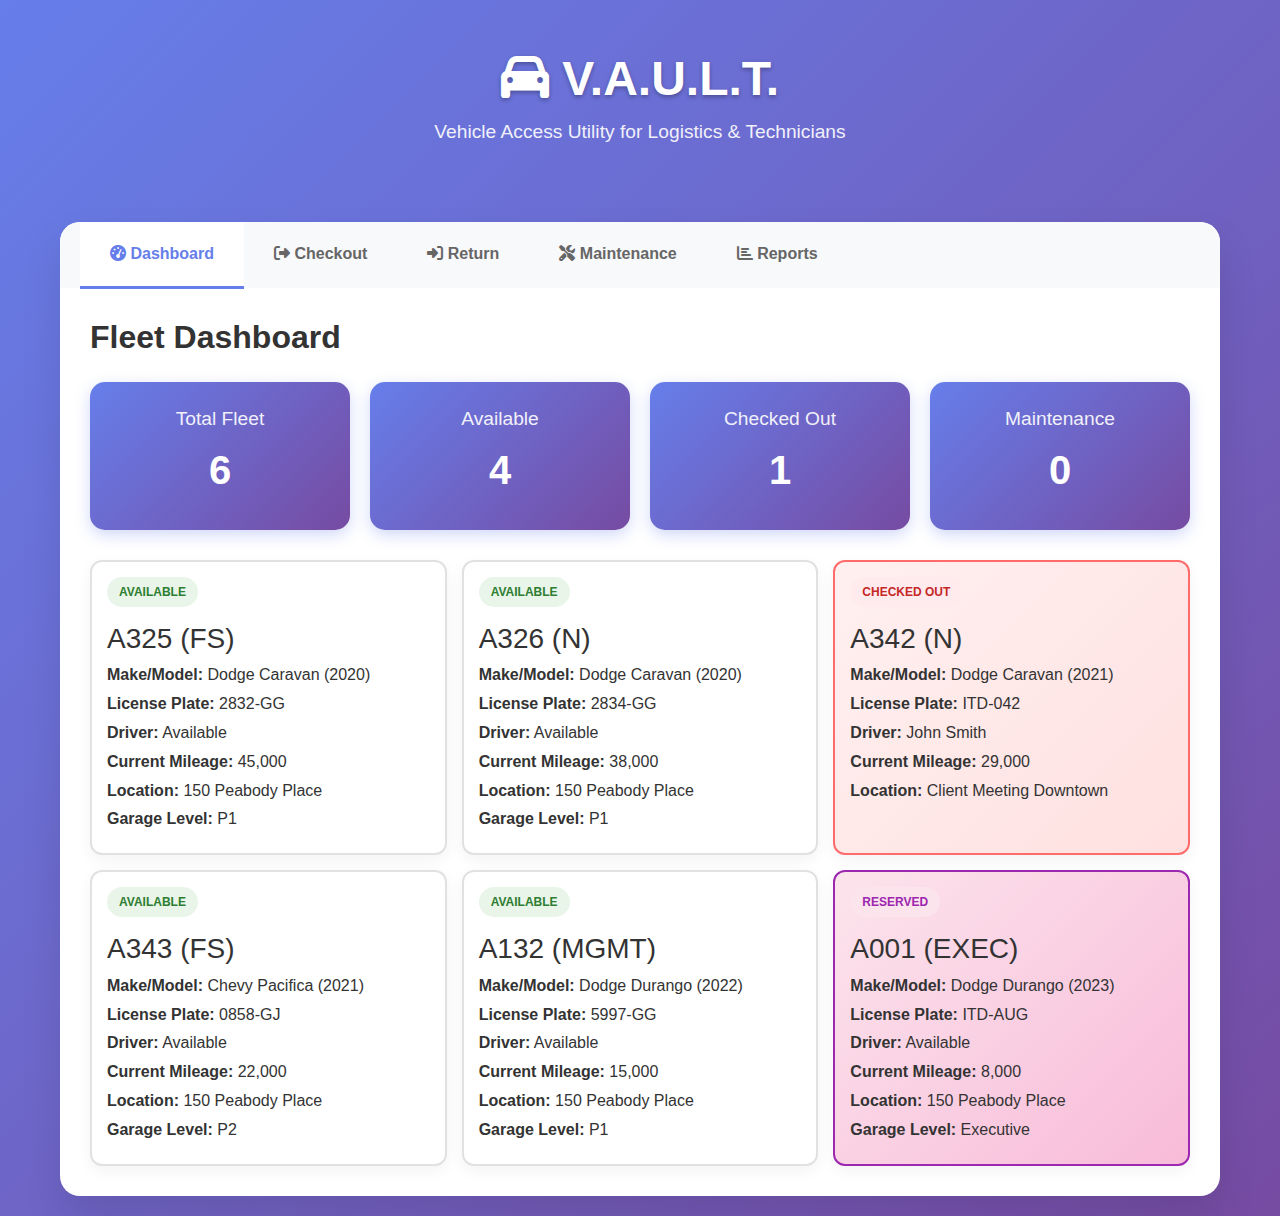
<file: index.html>
<!DOCTYPE html>
<html lang="en">
<head>
    <meta charset="UTF-8">
    <meta name="viewport" content="width=device-width, initial-scale=1.0">
    <title>V.A.U.L.T. - Vehicle Access Utility for Logistics & Technicians</title>
    <link href="https://cdn.jsdelivr.net/npm/bootstrap@5.3.0/dist/css/bootstrap.min.css" rel="stylesheet">
    <link rel="stylesheet" href="https://cdnjs.cloudflare.com/ajax/libs/font-awesome/6.4.0/css/all.min.css">
    <style>
        /* Complete CSS Styles */
        * {
            margin: 0;
            padding: 0;
            box-sizing: border-box;
        }

        body {
            font-family: 'Segoe UI', Tahoma, Geneva, Verdana, sans-serif;
            background: linear-gradient(135deg, #667eea 0%, #764ba2 100%);
            min-height: 100vh;
            color: #333;
        }

        .container {
            max-width: 1200px;
            margin: 0 auto;
            padding: 20px;
        }

        .header {
            text-align: center;
            color: white;
            margin-bottom: 30px;
            padding: 30px 0;
        }

        .header h1 {
            font-size: 3rem;
            font-weight: 700;
            margin-bottom: 10px;
            text-shadow: 0 2px 4px rgba(0, 0, 0, 0.3);
        }

        .header p {
            font-size: 1.2rem;
            opacity: 0.9;
        }

        .main-content {
            background: white;
            border-radius: 20px;
            box-shadow: 0 20px 40px rgba(0, 0, 0, 0.1);
            overflow: hidden;
        }

        .nav-tabs {
            background: #f8f9fa;
            border-bottom: none;
            padding: 0 20px;
        }

        .nav-tabs .nav-link {
            border: none;
            color: #666;
            font-weight: 600;
            padding: 20px 30px;
            border-radius: 0;
            transition: all 0.3s ease;
        }

        .nav-tabs .nav-link:hover {
            border-color: transparent;
            color: #667eea;
        }

        .nav-tabs .nav-link.active {
            background: white;
            color: #667eea;
            border-bottom: 3px solid #667eea;
        }

        .tab-content {
            padding: 30px;
            display: none;
        }

        .tab-content.active {
            display: block;
        }

        .tab-content h2 {
            color: #333;
            margin-bottom: 25px;
            font-weight: 600;
        }

        .fleet-stats {
            display: grid;
            grid-template-columns: repeat(auto-fit, minmax(250px, 1fr));
            gap: 20px;
            margin-bottom: 30px;
        }

        .stat-card {
            background: linear-gradient(135deg, #667eea 0%, #764ba2 100%);
            color: white;
            padding: 25px;
            border-radius: 15px;
            text-align: center;
            box-shadow: 0 5px 15px rgba(102, 126, 234, 0.3);
        }

        .stat-card h3 {
            font-size: 1.2rem;
            margin-bottom: 10px;
            opacity: 0.9;
        }

        .stat-card .stat-number {
            font-size: 2.5rem;
            font-weight: 700;
            margin-bottom: 5px;
        }

        .vehicle-dashboard {
            display: grid;
            grid-template-columns: repeat(auto-fill, minmax(280px, 1fr));
            gap: 15px;
            margin-top: 25px;
        }

        .vehicle-card {
            background: white;
            border: 2px solid #e1e1e1;
            border-radius: 12px;
            padding: 15px;
            box-shadow: 0 5px 15px rgba(0, 0, 0, 0.05);
            transition: all 0.3s ease;
        }

        .vehicle-card:hover {
            transform: translateY(-5px);
            box-shadow: 0 10px 25px rgba(0, 0, 0, 0.1);
            border-color: #667eea;
        }

        .vehicle-card.checked-out {
            border-color: #ff6b6b;
            background: linear-gradient(135deg, #fff0f0 0%, #ffe0e0 100%);
        }

        .vehicle-card.maintenance {
            border-color: #ffa500;
            background: linear-gradient(135deg, #fff8e1 0%, #ffecb3 100%);
        }

        .vehicle-card.reserved {
            border-color: #9c27b0;
            background: linear-gradient(135deg, #fce4ec 0%, #f8bbd9 100%);
        }

        .vehicle-card p {
            margin-bottom: 8px;
            line-height: 1.3;
        }

        .vehicle-card h3 {
            margin-bottom: 10px;
            margin-top: 0;
        }

        .vehicle-info {
            margin-bottom: 20px;
        }

        .checkout-info {
            margin-top: 15px;
            padding: 12px;
            background: rgba(255, 255, 255, 0.8);
            border-radius: 8px;
            border-left: 4px solid #667eea;
            font-size: 14px;
            line-height: 1.4;
        }

        .checkbox-group {
            display: grid;
            grid-template-columns: repeat(auto-fit, minmax(200px, 1fr));
            gap: 10px;
            margin-top: 10px;
        }

        .checkbox-group label {
            display: flex;
            align-items: center;
            font-weight: normal;
            margin-bottom: 5px;
        }

        .checkbox-group input[type="checkbox"] {
            width: auto;
            margin-right: 8px;
        }

        .maintenance-history {
            margin-top: 30px;
        }

        .maintenance-table {
            width: 100%;
            border-collapse: collapse;
            margin-top: 15px;
            background: white;
            border-radius: 10px;
            overflow: hidden;
            box-shadow: 0 5px 15px rgba(0, 0, 0, 0.1);
        }

        .maintenance-table th,
        .maintenance-table td {
            padding: 15px;
            text-align: left;
            border-bottom: 1px solid #e1e1e1;
        }

        .maintenance-table th {
            background: #f8f9fa;
            font-weight: 600;
            color: #333;
        }

        .maintenance-table tr:hover {
            background: #f8f9fa;
        }

        .status-scheduled {
            background: #fff3e0;
            color: #ef6c00;
            padding: 4px 8px;
            border-radius: 15px;
            font-size: 12px;
            font-weight: 600;
        }

        .status-completed {
            background: #e8f5e8;
            color: #2e7d32;
            padding: 4px 8px;
            border-radius: 15px;
            font-size: 12px;
            font-weight: 600;
        }

        .form-group {
            margin-bottom: 20px;
        }

        .form-group label {
            display: block;
            margin-bottom: 8px;
            font-weight: 600;
            color: #333;
        }

        .form-group input,
        .form-group select,
        .form-group textarea {
            width: 100%;
            padding: 12px 15px;
            border: 2px solid #e1e1e1;
            border-radius: 10px;
            font-size: 16px;
            transition: border-color 0.3s ease;
        }

        .form-group input:focus,
        .form-group select:focus,
        .form-group textarea:focus {
            outline: none;
            border-color: #667eea;
            box-shadow: 0 0 0 3px rgba(102, 126, 234, 0.1);
        }

        .btn {
            background: linear-gradient(45deg, #667eea, #764ba2);
            color: white;
            border: none;
            padding: 12px 25px;
            border-radius: 10px;
            cursor: pointer;
            font-size: 16px;
            font-weight: 600;
            transition: all 0.3s ease;
            margin-right: 10px;
            margin-bottom: 10px;
            text-decoration: none;
            display: inline-block;
        }

        .btn:hover {
            transform: translateY(-2px);
            box-shadow: 0 5px 15px rgba(0, 0, 0, 0.2);
            color: white;
        }

        .btn-danger {
            background: linear-gradient(45deg, #ff6b6b, #ee5a52);
        }

        .btn-success {
            background: linear-gradient(45deg, #51cf66, #40c057);
        }

        .btn-secondary {
            background: linear-gradient(45deg, #868e96, #6c757d);
        }

        .btn-csv {
            background: linear-gradient(45deg, #17a2b8, #138496);
        }

        .btn-json {
            background: linear-gradient(45deg, #fd7e14, #e8630a);
        }

        .vehicle-status {
            display: inline-block;
            padding: 6px 12px;
            border-radius: 20px;
            font-size: 12px;
            font-weight: 600;
            text-transform: uppercase;
            margin-bottom: 15px;
        }

        .status-available {
            background: #e8f5e8;
            color: #2e7d32;
        }

        .status-checked-out {
            background: #ffebee;
            color: #c62828;
        }

        .status-maintenance {
            background: #fff3e0;
            color: #ef6c00;
        }

        .status-reserved {
            background: #fce4ec;
            color: #9c27b0;
        }

        .report-table {
            width: 100%;
            border-collapse: collapse;
            margin-top: 20px;
            background: white;
            border-radius: 10px;
            overflow: hidden;
            box-shadow: 0 5px 15px rgba(0, 0, 0, 0.1);
        }

        .report-table th,
        .report-table td {
            padding: 12px 15px;
            text-align: left;
            border-bottom: 1px solid #e1e1e1;
        }

        .report-table th {
            background: #f8f9fa;
            font-weight: 600;
            color: #333;
        }

        .report-table tr:hover {
            background: #f8f9fa;
        }

        .alert {
            padding: 15px;
            margin-bottom: 20px;
            border: 1px solid transparent;
            border-radius: 10px;
        }

        .alert-success {
            color: #155724;
            background-color: #d4edda;
            border-color: #c3e6cb;
        }

        .alert-danger {
            color: #721c24;
            background-color: #f8d7da;
            border-color: #f5c6cb;
        }

        .alert-info {
            color: #0c5460;
            background-color: #d1ecf1;
            border-color: #bee5eb;
        }

        .export-section {
            background: #f8f9fa;
            border-radius: 15px;
            padding: 20px;
            text-align: center;
            transition: all 0.3s ease;
        }

        .export-section:hover {
            transform: translateY(-3px);
            box-shadow: 0 8px 25px rgba(0, 0, 0, 0.1);
        }

        .excel-export {
            border: 2px solid #28a745;
            background: linear-gradient(135deg, #e8f5e9 0%, #d4edda 100%);
        }

        .csv-export {
            border: 2px solid #17a2b8;
            background: linear-gradient(135deg, #d1ecf1 0%, #b8daff 100%);
        }

        .json-export {
            border: 2px solid #fd7e14;
            background: linear-gradient(135deg, #fff3cd 0%, #ffeaa7 100%);
        }

        .export-section h4 {
            margin-bottom: 15px;
            font-weight: 600;
        }

        .export-buttons {
            display: flex;
            flex-direction: column;
            gap: 8px;
        }

        .export-buttons .btn {
            margin: 0;
            width: 100%;
        }

        .form-text {
            font-size: 14px;
            margin-top: 5px;
            color: #6c757d;
        }

        @media (max-width: 768px) {
            .container {
                padding: 10px;
            }

            .header h1 {
                font-size: 2rem;
            }

            .nav-tabs .nav-link {
                padding: 15px 20px;
            }

            .vehicle-dashboard {
                grid-template-columns: 1fr;
            }

            .fleet-stats {
                grid-template-columns: 1fr;
            }
        }
    </style>
</head>
<body>
    <div class="container">
        <div class="header">
            <h1><i class="fas fa-car"></i> V.A.U.L.T.</h1>
            <p>Vehicle Access Utility for Logistics & Technicians</p>
        </div>

        <div class="main-content">
            <!-- Navigation Tabs -->
            <ul class="nav nav-tabs">
                <li class="nav-item">
                    <a class="nav-link active" href="#" onclick="showTab('dashboard')">
                        <i class="fas fa-tachometer-alt"></i> Dashboard
                    </a>
                </li>
                <li class="nav-item">
                    <a class="nav-link" href="#" onclick="showTab('checkout')">
                        <i class="fas fa-sign-out-alt"></i> Checkout
                    </a>
                </li>
                <li class="nav-item">
                    <a class="nav-link" href="#" onclick="showTab('return')">
                        <i class="fas fa-sign-in-alt"></i> Return
                    </a>
                </li>
                <li class="nav-item">
                    <a class="nav-link" href="#" onclick="showTab('maintenance')">
                        <i class="fas fa-tools"></i> Maintenance
                    </a>
                </li>
                <li class="nav-item">
                    <a class="nav-link" href="#" onclick="showTab('reports')">
                        <i class="fas fa-chart-bar"></i> Reports
                    </a>
                </li>
            </ul>

            <!-- Dashboard Tab -->
            <div class="tab-content active" id="dashboard">
                <h2>Fleet Dashboard</h2>
                <div class="fleet-stats" id="fleet-stats">
                    <!-- Fleet statistics will be populated here -->
                </div>
                <div class="vehicle-dashboard" id="vehicle-dashboard">
                    <!-- Vehicle cards will be populated here -->
                </div>
            </div>

            <!-- Checkout Tab -->
            <div class="tab-content" id="checkout">
                <h2>Vehicle Checkout</h2>
                <div id="checkout-alert"></div>
                
                <!-- Quick Vehicle Status Overview -->
                <div class="quick-status-bar" style="background: #f8f9fa; padding: 15px; border-radius: 10px; margin-bottom: 20px;">
                    <h4>Available Vehicles: <span id="available-count">-</span></h4>
                    <div id="quick-vehicle-list" style="display: flex; flex-wrap: wrap; gap: 10px; margin-top: 10px;">
                        <!-- Quick vehicle buttons will populate here -->
                    </div>
                </div>
                
                <form id="checkout-form">
                    <div class="form-group">
                        <label for="checkout-vehicle">Select Vehicle:</label>
                        <select id="checkout-vehicle" required>
                            <option value="">-- Select Vehicle --</option>
                        </select>
                        <small class="form-text text-muted">Only available vehicles are shown</small>
                    </div>
                    <div class="form-group">
                        <label for="driver-name">Driver Name:</label>
                        <input id="driver-name" type="text" required placeholder="Enter your full name">
                        <datalist id="recent-drivers">
                            <!-- Recent drivers will be populated here -->
                        </datalist>
                    </div>
                    <div class="form-group">
                        <label for="checkout-purpose">Purpose/Destination:</label>
                        <input id="checkout-purpose" type="text" required placeholder="e.g., Client meeting, Site visit, Supply run">
                        <datalist id="common-purposes">
                            <option value="Client Meeting">
                            <option value="Site Visit">
                            <option value="Supply Run">
                            <option value="Emergency Response">
                            <option value="Training">
                            <option value="Maintenance Pick-up">
                        </datalist>
                    </div>
                    <div class="form-group">
                        <label for="checkout-time">Time of Check Out:</label>
                        <input id="checkout-time" type="datetime-local" required readonly>
                        <small class="form-text text-muted">Current time: <span id="checkout-time-display"></span></small>
                    </div>
                    <div class="form-group">
                        <label for="expected-return">Expected Return Date/Time:</label>
                        <input id="expected-return" type="datetime-local" required>
                        <small class="form-text text-muted">Helps with planning and scheduling</small>
                    </div>
                    <div class="form-group">
                        <label for="mileage-out">Current Mileage:</label>
                        <input id="mileage-out" type="number" required readonly>
                        <small class="form-text text-muted">Pre-filled from vehicle records</small>
                    </div>
                    <div class="form-group" id="pin-input-group" style="display: none;">
                        <label for="management-pin">Management PIN:</label>
                        <input id="management-pin" type="password" placeholder="Enter 4-digit PIN" maxlength="4">
                        <small class="form-text text-muted">This vehicle requires management authorization (PIN: 1234)</small>
                    </div>

                    <button class="btn" type="submit" style="font-size: 18px; padding: 15px 30px;">
                        <i class="fas fa-car"></i> Check Out Vehicle
                    </button>
                </form>
            </div>

            <!-- Return Tab -->
            <div class="tab-content" id="return">
                <h2>Vehicle Return</h2>
                <div id="return-alert"></div>
                <form id="return-form">
                    <div class="form-group">
                        <label for="return-vehicle">Select Vehicle:</label>
                        <select id="return-vehicle" required>
                            <option value="">-- Select Vehicle --</option>
                        </select>
                    </div>
                    <div class="form-group">
                        <label for="return-mileage">Return Mileage:</label>
                        <input id="return-mileage" type="number" required>
                    </div>
                    <div class="form-group">
                        <label for="fuel-level">Fuel Level:</label>
                        <select id="fuel-level" required>
                            <option value="">Select fuel level</option>
                            <option value="100">Full</option>
                            <option value="75">3/4</option>
                            <option value="50">1/2</option>
                            <option value="25">1/4</option>
                            <option value="0">Empty</option>
                        </select>
                    </div>
                    <div class="form-group">
                        <label for="supplies-stocked">Are all Supplies Stocked?</label>
                        <select id="supplies-stocked" required onchange="toggleSupplyCheckboxes()">
                            <option value="">--Please choose--</option>
                            <option value="Yes">Yes</option>
                            <option value="No">No</option>
                        </select>
                    </div>
                    <div class="form-group" id="supply-checkboxes" style="display: none;">
                        <label>Select supplies that need to be restocked:</label>
                        <div class="checkbox-group">
                            <label><input type="checkbox" id="supply-disinfectant" value="disinfectant"> Disinfectant Spray</label>
                            <label><input type="checkbox" id="supply-masks" value="masks"> Masks</label>
                            <label><input type="checkbox" id="supply-gloves" value="gloves"> Gloves</label>
                            <label><input type="checkbox" id="supply-sanitizer" value="sanitizer"> Hand Sanitizer</label>
                            <label><input type="checkbox" id="supply-freshener" value="freshener"> Air Freshener</label>
                            <label><input type="checkbox" id="supply-other" value="other"> Other</label>
                        </div>
                    </div>
                    <div class="form-group">
                        <label for="condition-notes">Vehicle Condition Notes:</label>
                        <textarea id="condition-notes" rows="3"></textarea>
                    </div>
                    <div class="form-group">
                        <label for="return-garage-level">Garage Level:</label>
                        <input id="return-garage-level" type="text" placeholder="e.g., Level 2, P1, B2">
                    </div>
                    <button class="btn" type="submit">Return Vehicle</button>
                </form>
            </div>

            <!-- Maintenance Tab -->
            <div class="tab-content" id="maintenance">
                <h2>Maintenance Management</h2>
                <div id="maintenance-alert"></div>
                <form id="maintenance-form">
                    <div class="form-group">
                        <label for="maintenance-vehicle">Select Vehicle:</label>
                        <select id="maintenance-vehicle" required>
                            <option value="">-- Select Vehicle --</option>
                        </select>
                    </div>
                    <div class="form-group">
                        <label for="maintenance-type">Maintenance Type:</label>
                        <select id="maintenance-type" required>
                            <option value="">-- Select Type --</option>
                            <option value="Oil Change">Oil Change</option>
                            <option value="Tire Service">Tire Service</option>
                            <option value="Brake Service">Brake Service</option>
                            <option value="Transmission Service">Transmission Service</option>
                            <option value="Engine Repair">Engine Repair</option>
                            <option value="Inspection">Inspection</option>
                            <option value="Other">Other</option>
                        </select>
                    </div>
                    <div class="form-group">
                        <label for="maintenance-description">Description:</label>
                        <textarea id="maintenance-description" rows="3" required></textarea>
                    </div>
                    <div class="form-group">
                        <label for="scheduled-date">Scheduled Date:</label>
                        <input id="scheduled-date" type="date" required>
                    </div>
                    <button class="btn" type="submit">Schedule Maintenance</button>
                </form>

                <div class="maintenance-history">
                    <h3>Maintenance History</h3>
                    <table class="maintenance-table" id="maintenance-history-table">
                        <thead>
                            <tr>
                                <th>Vehicle</th>
                                <th>Type</th>
                                <th>Description</th>
                                <th>Scheduled Date</th>
                                <th>Status</th>
                                <th>Action</th>
                            </tr>
                        </thead>
                        <tbody>
                            <!-- Maintenance records will be populated here -->
                        </tbody>
                    </table>
                </div>
            </div>

            <!-- Reports Tab -->
            <div class="tab-content" id="reports">
                <h2>Reports & Analytics</h2>
                <div style="margin-bottom: 30px;">
                    <h3>Generate Reports</h3>
                    <button class="btn" onclick="generateUtilizationReport()">📊 Utilization Report</button>
                    <button class="btn" onclick="generateMaintenanceReport()">🔧 Maintenance Report</button>
                    <button class="btn" onclick="generateEfficiencyReport()">⚡ Efficiency Report</button>
                </div>
                <h3>Data Export Options</h3>
                <div style="display: grid; grid-template-columns: repeat(auto-fit, minmax(250px, 1fr)); gap: 15px; margin-bottom: 20px;">
                    <!-- Excel Export Section -->
                    <div class="export-section excel-export">
                        <h4>📈 Excel Export (.xlsx)</h4>
                        <div class="export-buttons">
                            <button class="btn btn-success" onclick="exportToExcel('vehicles')">Vehicles</button>
                            <button class="btn btn-success" onclick="exportToExcel('checkout-history')">Checkout History</button>
                            <button class="btn btn-success" onclick="exportToExcel('maintenance')">Maintenance</button>
                            <button class="btn btn-success" onclick="exportToExcel('utilization')">Utilization Report</button>
                            <button class="btn btn-success" onclick="exportToExcel('complete')" style="font-weight: bold;">Complete Workbook</button>
                        </div>
                    </div>
                    <!-- CSV Export Section -->
                    <div class="export-section csv-export">
                        <h4>📄 CSV Export (.csv)</h4>
                        <div class="export-buttons">
                            <button class="btn btn-csv" onclick="exportToCSV('vehicles')">Vehicles</button>
                            <button class="btn btn-csv" onclick="exportToCSV('checkout-history')">Checkout History</button>
                            <button class="btn btn-csv" onclick="exportToCSV('maintenance')">Maintenance</button>
                            <button class="btn btn-csv" onclick="exportToCSV('utilization')">Utilization Report</button>
                            <button class="btn btn-csv" onclick="exportToCSV('complete')" style="font-weight: bold;">Complete Report</button>
                        </div>
                    </div>
                    <!-- JSON Export Section -->
                    <div class="export-section json-export">
                        <h4>💾 JSON Export (.json)</h4>
                        <div class="export-buttons">
                            <button class="btn btn-json" onclick="exportToJSON('vehicles')">Vehicles</button>
                            <button class="btn btn-json" onclick="exportToJSON('checkout-history')">Checkout History</button>
                            <button class="btn btn-json" onclick="exportToJSON('maintenance')">Maintenance</button>
                            <button class="btn btn-json" onclick="exportToJSON('utilization')">Utilization Report</button>
                            <button class="btn btn-json" onclick="exportToJSON('complete')" style="font-weight: bold;">Complete Dataset</button>
                        </div>
                    </div>
                </div>
                
                <div id="report-display" style="margin-top: 30px;">
                    <!-- Generated reports will be displayed here -->
                </div>
            </div>
        </div>
    </div>

    <script src="https://cdn.jsdelivr.net/npm/bootstrap@5.3.0/dist/js/bootstrap.bundle.min.js"></script>
    <script>
        // Global variables
        let vehicles = [];
        let checkouts = [];

        // Sample data for standalone demo
        const sampleVehicles = [
            {
                id: 1,
                name: 'A325 (FS)',
                make: 'Dodge',
                model: 'Caravan',
                year: 2020,
                license_plate: '2832-GG',
                vin: '1FTBW2CM6NKA00001',
                current_mileage: 45000,
                status: 'available',
                access_level: 'standard',
                location: '150 Peabody Place',
                garage_level: 'P1'
            },
            {
                id: 2,
                name: 'A326 (N)',
                make: 'Dodge',
                model: 'Caravan',
                year: 2020,
                license_plate: '2834-GG',
                vin: '1FTBW2CM6NKA00002',
                current_mileage: 38000,
                status: 'available',
                access_level: 'standard',
                location: '150 Peabody Place',
                garage_level: 'P1'
            },
            {
                id: 3,
                name: 'A342 (N)',
                make: 'Dodge',
                model: 'Caravan',
                year: 2021,
                license_plate: 'ITD-042',
                vin: '1FTBW2CM6NKA00003',
                current_mileage: 29000,
                status: 'checked_out',
                access_level: 'standard',
                location: 'On Route',
                garage_level: null
            },
            {
                id: 4,
                name: 'A343 (FS)',
                make: 'Chevy',
                model: 'Pacifica',
                year: 2021,
                license_plate: '0858-GJ',
                vin: '1FTBW2CM6NKA00004',
                current_mileage: 22000,
                status: 'available',
                access_level: 'standard',
                location: '150 Peabody Place',
                garage_level: 'P2'
            },
            {
                id: 5,
                name: 'A132 (MGMT)',
                make: 'Dodge',
                model: 'Durango',
                year: 2022,
                license_plate: '5997-GG',
                vin: '1FTBW2CM6NKA00005',
                current_mileage: 15000,
                status: 'available',
                access_level: 'management',
                location: '150 Peabody Place',
                garage_level: 'P1'
            },
            {
                id: 6,
                name: 'A001 (EXEC)',
                make: 'Dodge',
                model: 'Durango',
                year: 2023,
                license_plate: 'ITD-AUG',
                vin: '1FTBW2CM6NKA00006',
                current_mileage: 8000,
                status: 'reserved',
                access_level: 'executive',
                location: '150 Peabody Place',
                garage_level: 'Executive'
            }
        ];

        const sampleCheckouts = [
            {
                id: 1,
                vehicle_id: 3,
                vehicle_name: 'A342 (N)',
                driver_name: 'John Smith',
                purpose: 'Client Meeting Downtown',
                checkout_date: '2025-07-06T09:00:00',
                checkout_mileage: 28950,
                is_returned: false
            }
        ];

        const sampleMaintenance = [
            {
                id: 1,
                vehicle_id: 1,
                vehicle_name: 'A325 (FS)',
                maintenance_type: 'Oil Change',
                description: 'Regular oil change and filter replacement',
                scheduled_date: '2025-07-15',
                status: 'scheduled'
            },
            {
                id: 2,
                vehicle_id: 6,
                vehicle_name: 'A001 (EXEC)',
                maintenance_type: 'Tire Rotation',
                description: 'Rotate tires and check alignment',
                scheduled_date: '2025-07-10',
                status: 'completed',
                completed_date: '2025-07-05'
            }
        ];

        // Initialize the application
        document.addEventListener('DOMContentLoaded', function() {
            // Load sample data
            vehicles = sampleVehicles;
            checkouts = sampleCheckouts;
            
            // Set up event listeners
            setupEventListeners();
            
            // Load initial data
            loadVehicles();
            loadFleetStats();
            updateCheckoutTime();
            loadMaintenanceHistory();
            
            // Auto-update checkout time every minute
            setInterval(updateCheckoutTime, 60000);
        });

        // Set up event listeners
        function setupEventListeners() {
            document.getElementById('checkout-form').addEventListener('submit', handleCheckout);
            document.getElementById('return-form').addEventListener('submit', handleReturn);
            document.getElementById('maintenance-form').addEventListener('submit', handleMaintenance);
            
            // Vehicle selection change handler
            document.getElementById('checkout-vehicle').addEventListener('change', function() {
                const vehicleId = parseInt(this.value);
                const vehicle = vehicles.find(v => v.id === vehicleId);
                const pinInputGroup = document.getElementById('pin-input-group');
                const pinInput = document.getElementById('management-pin');
                
                if (vehicle) {
                    document.getElementById('mileage-out').value = vehicle.current_mileage;
                    
                    // Show PIN input for management vehicles
                    if (vehicle.access_level === 'management') {
                        pinInputGroup.style.display = 'block';
                        pinInput.required = true;
                    } else {
                        pinInputGroup.style.display = 'none';
                        pinInput.required = false;
                        pinInput.value = '';
                    }
                } else {
                    pinInputGroup.style.display = 'none';
                    pinInput.required = false;
                    pinInput.value = '';
                }
            });
        }

        // Show specific tab
        function showTab(tabName) {
            // Hide all tabs
            document.querySelectorAll('.tab-content').forEach(tab => {
                tab.classList.remove('active');
            });
            
            // Remove active class from all nav links
            document.querySelectorAll('.nav-link').forEach(link => {
                link.classList.remove('active');
            });
            
            // Show selected tab
            document.getElementById(tabName).classList.add('active');
            
            // Add active class to corresponding nav link
            event.target.classList.add('active');
            
            // Load specific tab data
            if (tabName === 'dashboard') {
                loadVehicles();
                loadFleetStats();
            } else if (tabName === 'reports') {
                // Reports tab now uses on-demand report generation
            } else if (tabName === 'maintenance') {
                loadMaintenanceHistory();
            }
        }

        // Load vehicles data
        async function loadVehicles() {
            try {
                displayVehicles();
                populateVehicleSelects();
            } catch (error) {
                console.error('Error loading vehicles:', error);
                showAlert('danger', 'Failed to load vehicles');
            }
        }

        // Display vehicles in dashboard
        async function displayVehicles() {
            const container = document.getElementById('vehicle-dashboard');
            container.innerHTML = '';
            
            vehicles.forEach(vehicle => {
                const vehicleCard = document.createElement('div');
                vehicleCard.className = `vehicle-card ${vehicle.status.replace('_', '-')}`;
                
                // Find active checkout for this vehicle
                const activeCheckout = checkouts.find(checkout => 
                    checkout.vehicle_id === vehicle.id && !checkout.is_returned
                );
                
                let driverInfo = 'Available';
                let locationInfo = vehicle.location || '150 Peabody Place';
                
                if (vehicle.status === 'checked_out' && activeCheckout) {
                    driverInfo = activeCheckout.driver_name;
                    locationInfo = activeCheckout.purpose;
                } else if (vehicle.status === 'maintenance') {
                    driverInfo = 'In Maintenance';
                    locationInfo = 'Service Bay';
                }
                
                vehicleCard.innerHTML = `
                    <div class="vehicle-status status-${vehicle.status.replace('_', '-')}">${vehicle.status.replace('_', ' ').toUpperCase()}</div>
                    <h3>${vehicle.name}</h3>
                    <p><strong>Make/Model:</strong> ${vehicle.make} ${vehicle.model} (${vehicle.year})</p>
                    <p><strong>License Plate:</strong> ${vehicle.license_plate}</p>
                    <p><strong>Driver:</strong> ${driverInfo}</p>
                    <p><strong>Current Mileage:</strong> ${vehicle.current_mileage.toLocaleString()}</p>
                    <p><strong>Location:</strong> ${locationInfo}</p>
                    ${vehicle.garage_level ? `<p><strong>Garage Level:</strong> ${vehicle.garage_level}</p>` : ''}
                `;
                container.appendChild(vehicleCard);
            });
        }

        // Populate vehicle select dropdowns and quick access
        function populateVehicleSelects() {
            const selects = ['checkout-vehicle', 'return-vehicle', 'maintenance-vehicle'];
            
            selects.forEach(selectId => {
                const select = document.getElementById(selectId);
                select.innerHTML = '<option value="">-- Select Vehicle --</option>';
                
                vehicles.forEach(vehicle => {
                    const option = document.createElement('option');
                    option.value = vehicle.id;
                    option.textContent = `${vehicle.name} - ${vehicle.license_plate}`;
                    
                    // Only show available vehicles for checkout (exclude reserved/executive vehicles)
                    if (selectId === 'checkout-vehicle') {
                        if (vehicle.status !== 'available' || vehicle.access_level === 'executive') {
                            option.disabled = true;
                            if (vehicle.access_level === 'executive') {
                                // Show actual status for executive vehicles (maintenance or reserved)
                                if (vehicle.status === 'maintenance') {
                                    option.textContent += ` (EXECUTIVE - MAINTENANCE)`;
                                } else {
                                    option.textContent += ` (EXECUTIVE - RESERVED)`;
                                }
                            } else {
                                option.textContent += ` (${vehicle.status.replace('_', ' ').toUpperCase()})`;
                            }
                        }
                    }
                    
                    // Only show checked out vehicles for return
                    if (selectId === 'return-vehicle' && vehicle.status !== 'checked_out') {
                        option.disabled = true;
                        option.textContent += ` (${vehicle.status.replace('_', ' ').toUpperCase()})`;
                    }
                    
                    select.appendChild(option);
                });
            });
            
            // Update quick vehicle access
            updateQuickVehicleAccess();
        }
        
        // Update quick vehicle access buttons and count
        function updateQuickVehicleAccess() {
            const availableVehicles = vehicles.filter(v => 
                v.status === 'available' && v.access_level !== 'executive'
            );
            
            // Update count
            document.getElementById('available-count').textContent = availableVehicles.length;
            
            // Update quick access buttons
            const quickList = document.getElementById('quick-vehicle-list');
            if (quickList) {
                quickList.innerHTML = '';
                
                availableVehicles.forEach(vehicle => {
                    const button = document.createElement('button');
                    button.type = 'button';
                    button.className = 'btn btn-sm btn-secondary';
                    button.textContent = vehicle.name;
                    button.onclick = () => {
                        document.getElementById('checkout-vehicle').value = vehicle.id;
                        document.getElementById('mileage-out').value = vehicle.current_mileage;
                        
                        // Show PIN input for management vehicles
                        const pinInputGroup = document.getElementById('pin-input-group');
                        const pinInput = document.getElementById('management-pin');
                        if (vehicle.access_level === 'management') {
                            pinInputGroup.style.display = 'block';
                            pinInput.required = true;
                        } else {
                            pinInputGroup.style.display = 'none';
                            pinInput.required = false;
                            pinInput.value = '';
                        }
                        
                        // Set expected return to 4 hours from now
                        const expectedReturn = new Date();
                        expectedReturn.setHours(expectedReturn.getHours() + 4);
                        const localExpectedReturn = new Date(expectedReturn.getTime() - (expectedReturn.getTimezoneOffset() * 60000)).toISOString().slice(0, 16);
                        document.getElementById('expected-return').value = localExpectedReturn;
                    };
                    
                    if (vehicle.access_level === 'management') {
                        button.innerHTML += ' <i class="fas fa-lock" title="Management PIN Required"></i>';
                        button.style.borderColor = '#ffc107';
                    }
                    
                    quickList.appendChild(button);
                });
                
                if (availableVehicles.length === 0) {
                    quickList.innerHTML = '<span style="color: #999; font-style: italic;">No vehicles currently available for checkout</span>';
                }
            }
        }

        // Load fleet statistics
        async function loadFleetStats() {
            try {
                const totalVehicles = vehicles.length;
                const availableVehicles = vehicles.filter(v => v.status === 'available').length;
                const checkedOutVehicles = vehicles.filter(v => v.status === 'checked_out').length;
                const maintenanceVehicles = vehicles.filter(v => v.status === 'maintenance').length;
                const reservedVehicles = vehicles.filter(v => v.status === 'reserved').length;
                
                const container = document.getElementById('fleet-stats');
                container.innerHTML = `
                    <div class="stat-card">
                        <h3>Total Fleet</h3>
                        <div class="stat-number">${totalVehicles}</div>
                    </div>
                    <div class="stat-card">
                        <h3>Available</h3>
                        <div class="stat-number">${availableVehicles}</div>
                    </div>
                    <div class="stat-card">
                        <h3>Checked Out</h3>
                        <div class="stat-number">${checkedOutVehicles}</div>
                    </div>
                    <div class="stat-card">
                        <h3>Maintenance</h3>
                        <div class="stat-number">${maintenanceVehicles}</div>
                    </div>
                `;
            } catch (error) {
                console.error('Error loading fleet stats:', error);
            }
        }

        // Update checkout time to current time in local timezone
        function updateCheckoutTime() {
            const now = new Date();
            // Convert to local timezone and format for datetime-local input
            const localISOString = new Date(now.getTime() - (now.getTimezoneOffset() * 60000)).toISOString().slice(0, 16);
            document.getElementById('checkout-time').value = localISOString;
            
            // Also display human-readable time
            const timeDisplay = document.getElementById('checkout-time-display');
            if (timeDisplay) {
                timeDisplay.textContent = now.toLocaleString();
            }
        }

        // Handle vehicle checkout
        async function handleCheckout(e) {
            e.preventDefault();
            
            // Update checkout time right before submission
            updateCheckoutTime();
            
            const vehicleId = parseInt(document.getElementById('checkout-vehicle').value);
            const vehicle = vehicles.find(v => v.id === vehicleId);
            
            // Validate PIN for management vehicles
            if (vehicle && vehicle.access_level === 'management') {
                const enteredPin = document.getElementById('management-pin').value;
                const correctPin = '1234'; // Management PIN
                
                if (enteredPin !== correctPin) {
                    showAlert('danger', 'Invalid management PIN. Access denied.', 'checkout-alert');
                    return;
                }
            }
            
            // Prevent checkout of executive/reserved vehicles
            if (vehicle && vehicle.access_level === 'executive') {
                showAlert('danger', 'Executive vehicles cannot be checked out.', 'checkout-alert');
                return;
            }
            
            const formData = {
                vehicle_id: vehicleId,
                driver_name: document.getElementById('driver-name').value,
                purpose: document.getElementById('checkout-purpose').value,
                checkout_time: document.getElementById('checkout-time').value,
                expected_return_date: document.getElementById('expected-return').value,
                checkout_mileage: parseInt(document.getElementById('mileage-out').value),

            };
            
            try {
                // Simulate checkout process
                const newCheckout = {
                    id: checkouts.length + 1,
                    vehicle_id: formData.vehicle_id,
                    vehicle_name: vehicle.name,
                    driver_name: formData.driver_name,
                    purpose: formData.purpose,
                    checkout_date: formData.checkout_time,
                    expected_return_date: formData.expected_return_date,
                    checkout_mileage: formData.checkout_mileage,

                    is_returned: false
                };
                
                checkouts.push(newCheckout);
                
                // Update vehicle status
                const vehicleIndex = vehicles.findIndex(v => v.id === vehicleId);
                if (vehicleIndex !== -1) {
                    vehicles[vehicleIndex].status = 'checked_out';
                    vehicles[vehicleIndex].current_mileage = formData.checkout_mileage;
                }
                
                showAlert('success', 'Vehicle checked out successfully!', 'checkout-alert');
                document.getElementById('checkout-form').reset();
                loadVehicles();
                loadFleetStats();
                
            } catch (error) {
                console.error('Error:', error);
                showAlert('danger', 'An error occurred during checkout', 'checkout-alert');
            }
        }

        // Toggle supply checkboxes visibility
        function toggleSupplyCheckboxes() {
            const suppliesStocked = document.getElementById('supplies-stocked').value;
            const checkboxContainer = document.getElementById('supply-checkboxes');
            
            if (suppliesStocked === 'No') {
                checkboxContainer.style.display = 'block';
            } else {
                checkboxContainer.style.display = 'none';
            }
        }

        // Handle vehicle return
        async function handleReturn(e) {
            e.preventDefault();
            
            const vehicleId = parseInt(document.getElementById('return-vehicle').value);
            const returnMileage = parseInt(document.getElementById('return-mileage').value);
            const fuelLevel = parseInt(document.getElementById('fuel-level').value);
            const suppliesStocked = document.getElementById('supplies-stocked').value;
            const conditionNotes = document.getElementById('condition-notes').value;
            const garageLevel = document.getElementById('return-garage-level').value;
            
            // Get supplies needed if not stocked
            let suppliesNeeded = [];
            if (suppliesStocked === 'No') {
                const checkboxes = document.querySelectorAll('#supply-checkboxes input[type="checkbox"]:checked');
                suppliesNeeded = Array.from(checkboxes).map(cb => cb.value);
            }
            
            try {
                // Find the checkout record
                const checkoutIndex = checkouts.findIndex(c => c.vehicle_id === vehicleId && !c.is_returned);
                if (checkoutIndex !== -1) {
                    checkouts[checkoutIndex].is_returned = true;
                    checkouts[checkoutIndex].return_date = new Date().toISOString();
                    checkouts[checkoutIndex].return_mileage = returnMileage;
                    checkouts[checkoutIndex].fuel_level = fuelLevel;
                    checkouts[checkoutIndex].supplies_stocked = suppliesStocked;
                    checkouts[checkoutIndex].supplies_needed = suppliesNeeded.join(', ');
                    checkouts[checkoutIndex].condition_notes = conditionNotes;
                    checkouts[checkoutIndex].garage_level = garageLevel;
                }
                
                // Update vehicle status
                const vehicleIndex = vehicles.findIndex(v => v.id === vehicleId);
                if (vehicleIndex !== -1) {
                    vehicles[vehicleIndex].status = 'available';
                    vehicles[vehicleIndex].current_mileage = returnMileage;
                    vehicles[vehicleIndex].garage_level = garageLevel;
                    vehicles[vehicleIndex].location = '150 Peabody Place';
                }
                
                showAlert('success', 'Vehicle returned successfully!', 'return-alert');
                document.getElementById('return-form').reset();
                loadVehicles();
                loadFleetStats();
                
            } catch (error) {
                console.error('Error:', error);
                showAlert('danger', 'An error occurred during return', 'return-alert');
            }
        }

        // Handle maintenance record
        async function handleMaintenance(e) {
            e.preventDefault();
            
            const formData = {
                vehicle_id: parseInt(document.getElementById('maintenance-vehicle').value),
                maintenance_type: document.getElementById('maintenance-type').value,
                description: document.getElementById('maintenance-description').value,
                scheduled_date: document.getElementById('scheduled-date').value
            };
            
            try {
                // Add maintenance record
                const newMaintenance = {
                    id: sampleMaintenance.length + 1,
                    vehicle_id: formData.vehicle_id,
                    vehicle_name: vehicles.find(v => v.id === formData.vehicle_id).name,
                    maintenance_type: formData.maintenance_type,
                    description: formData.description,
                    scheduled_date: formData.scheduled_date,
                    status: 'scheduled'
                };
                
                sampleMaintenance.push(newMaintenance);
                
                // Update vehicle status to maintenance
                const vehicleIndex = vehicles.findIndex(v => v.id === formData.vehicle_id);
                if (vehicleIndex !== -1) {
                    vehicles[vehicleIndex].status = 'maintenance';
                }
                
                showAlert('success', 'Maintenance scheduled successfully!', 'maintenance-alert');
                document.getElementById('maintenance-form').reset();
                loadVehicles();
                loadFleetStats();
                loadMaintenanceHistory();
                
            } catch (error) {
                console.error('Error:', error);
                showAlert('danger', 'An error occurred while adding maintenance record', 'maintenance-alert');
            }
        }

        // Load maintenance history
        async function loadMaintenanceHistory() {
            try {
                const tbody = document.querySelector('#maintenance-history-table tbody');
                tbody.innerHTML = '';
                
                sampleMaintenance.forEach(record => {
                    const row = document.createElement('tr');
                    row.innerHTML = `
                        <td>${record.vehicle_name}</td>
                        <td>${record.maintenance_type}</td>
                        <td>${record.description}</td>
                        <td>${record.scheduled_date ? new Date(record.scheduled_date).toLocaleDateString() : 'Not scheduled'}</td>
                        <td><span class="status-${record.status}">${record.status.toUpperCase()}</span></td>
                        <td>
                            ${record.status === 'scheduled' ? 
                                `<button class="btn btn-success btn-sm" onclick="completeMaintenance(${record.id})">Mark Complete</button>` : 
                                'Completed'
                            }
                        </td>
                    `;
                    tbody.appendChild(row);
                });
                
            } catch (error) {
                console.error('Error loading maintenance history:', error);
            }
        }

        // Complete maintenance
        async function completeMaintenance(maintenanceId) {
            try {
                const maintenanceIndex = sampleMaintenance.findIndex(m => m.id === maintenanceId);
                if (maintenanceIndex !== -1) {
                    sampleMaintenance[maintenanceIndex].status = 'completed';
                    sampleMaintenance[maintenanceIndex].completed_date = new Date().toISOString();
                    
                    // Update vehicle status - executive vehicles return to reserved, others to available
                    const vehicle = vehicles.find(v => v.id === sampleMaintenance[maintenanceIndex].vehicle_id);
                    if (vehicle) {
                        if (vehicle.access_level === 'executive') {
                            vehicle.status = 'reserved';
                        } else {
                            vehicle.status = 'available';
                        }
                    }
                }
                
                showAlert('success', 'Maintenance marked as complete!', 'maintenance-alert');
                loadMaintenanceHistory();
                loadVehicles();
                loadFleetStats();
                
            } catch (error) {
                console.error('Error:', error);
                showAlert('danger', 'An error occurred while completing maintenance', 'maintenance-alert');
            }
        }

        // Show alert message
        function showAlert(type, message, containerId = null) {
            const alertDiv = document.createElement('div');
            alertDiv.className = `alert alert-${type}`;
            alertDiv.textContent = message;
            
            const container = containerId ? document.getElementById(containerId) : document.body;
            
            if (containerId) {
                container.innerHTML = '';
                container.appendChild(alertDiv);
            } else {
                container.insertBefore(alertDiv, container.firstChild);
            }
            
            setTimeout(() => {
                alertDiv.remove();
            }, 5000);
        }

        // Report Generation Functions
        function generateUtilizationReport() {
            const reportDiv = document.getElementById('report-display');
            
            // Calculate utilization metrics
            const totalVehicles = vehicles.length;
            const availableVehicles = vehicles.filter(v => v.status === 'available').length;
            const checkedOutVehicles = vehicles.filter(v => v.status === 'checked_out').length;
            const maintenanceVehicles = vehicles.filter(v => v.status === 'maintenance').length;
            const reservedVehicles = vehicles.filter(v => v.status === 'reserved').length;
            
            const utilizationRate = totalVehicles > 0 ? ((checkedOutVehicles / totalVehicles) * 100).toFixed(1) : 0;
            const availabilityRate = totalVehicles > 0 ? ((availableVehicles / totalVehicles) * 100).toFixed(1) : 0;
            
            reportDiv.innerHTML = `
                <h3>📊 Vehicle Utilization Report</h3>
                <div class="report-stats" style="display: grid; grid-template-columns: repeat(auto-fit, minmax(200px, 1fr)); gap: 20px; margin: 20px 0;">
                    <div class="stat-card" style="background: #f8f9ff; padding: 20px; border-radius: 15px; text-align: center;">
                        <h4>Total Fleet</h4>
                        <div style="font-size: 2em; font-weight: bold; color: #667eea;">${totalVehicles}</div>
                    </div>
                    <div class="stat-card" style="background: #e8f5e8; padding: 20px; border-radius: 15px; text-align: center;">
                        <h4>Available</h4>
                        <div style="font-size: 2em; font-weight: bold; color: #2e7d32;">${availableVehicles}</div>
                        <div style="color: #2e7d32;">${availabilityRate}%</div>
                    </div>
                    <div class="stat-card" style="background: #ffebee; padding: 20px; border-radius: 15px; text-align: center;">
                        <h4>In Use</h4>
                        <div style="font-size: 2em; font-weight: bold; color: #c62828;">${checkedOutVehicles}</div>
                        <div style="color: #c62828;">${utilizationRate}%</div>
                    </div>
                    <div class="stat-card" style="background: #fff3e0; padding: 20px; border-radius: 15px; text-align: center;">
                        <h4>Maintenance</h4>
                        <div style="font-size: 2em; font-weight: bold; color: #ef6c00;">${maintenanceVehicles}</div>
                    </div>
                </div>
                <table class="report-table" style="margin-top: 20px;">
                    <thead>
                        <tr>
                            <th>Vehicle</th>
                            <th>Status</th>
                            <th>Current Mileage</th>
                            <th>Location</th>
                        </tr>
                    </thead>
                    <tbody>
                        ${vehicles.map(vehicle => `
                            <tr>
                                <td>${vehicle.name}</td>
                                <td><span class="status-${vehicle.status}">${vehicle.status.toUpperCase()}</span></td>
                                <td>${vehicle.current_mileage.toLocaleString()}</td>
                                <td>${vehicle.location || 'Unknown'}</td>
                            </tr>
                        `).join('')}
                    </tbody>
                </table>
            `;
        }

        function generateMaintenanceReport() {
            const reportDiv = document.getElementById('report-display');
            
            const scheduledCount = sampleMaintenance.filter(m => m.status === 'scheduled').length;
            const completedCount = sampleMaintenance.filter(m => m.status === 'completed').length;
            
            reportDiv.innerHTML = `
                <h3>🔧 Maintenance Report</h3>
                <div class="report-stats" style="display: grid; grid-template-columns: repeat(auto-fit, minmax(200px, 1fr)); gap: 20px; margin: 20px 0;">
                    <div class="stat-card" style="background: #fff3e0; padding: 20px; border-radius: 15px; text-align: center;">
                        <h4>Scheduled</h4>
                        <div style="font-size: 2em; font-weight: bold; color: #ef6c00;">${scheduledCount}</div>
                    </div>
                    <div class="stat-card" style="background: #e8f5e8; padding: 20px; border-radius: 15px; text-align: center;">
                        <h4>Completed</h4>
                        <div style="font-size: 2em; font-weight: bold; color: #2e7d32;">${completedCount}</div>
                    </div>
                </div>
                <table class="report-table" style="margin-top: 20px;">
                    <thead>
                        <tr>
                            <th>Vehicle</th>
                            <th>Type</th>
                            <th>Description</th>
                            <th>Scheduled Date</th>
                            <th>Status</th>
                        </tr>
                    </thead>
                    <tbody>
                        ${sampleMaintenance.map(record => `
                            <tr>
                                <td>${record.vehicle_name}</td>
                                <td>${record.maintenance_type}</td>
                                <td>${record.description}</td>
                                <td>${record.scheduled_date ? new Date(record.scheduled_date).toLocaleDateString() : 'Not scheduled'}</td>
                                <td><span class="status-${record.status}">${record.status.toUpperCase()}</span></td>
                            </tr>
                        `).join('')}
                    </tbody>
                </table>
            `;
        }

        function generateEfficiencyReport() {
            const reportDiv = document.getElementById('report-display');
            
            const completedCheckouts = checkouts.filter(c => c.is_returned);
            const avgMilesDriven = completedCheckouts.length > 0 ? 
                (completedCheckouts.reduce((sum, c) => sum + (c.return_mileage - c.checkout_mileage), 0) / completedCheckouts.length).toFixed(1) : 0;
            
            const vehicleEfficiency = vehicles.map(vehicle => {
                const vehicleCheckouts = completedCheckouts.filter(c => c.vehicle_id === vehicle.id);
                const totalMiles = vehicleCheckouts.reduce((sum, c) => sum + (c.return_mileage - c.checkout_mileage), 0);
                const totalTrips = vehicleCheckouts.length;
                return {
                    name: vehicle.name,
                    trips: totalTrips,
                    totalMiles: totalMiles,
                    avgMiles: totalTrips > 0 ? (totalMiles / totalTrips).toFixed(1) : 0
                };
            });
            
            reportDiv.innerHTML = `
                <h3>⚡ Efficiency Report</h3>
                <div class="report-stats" style="display: grid; grid-template-columns: repeat(auto-fit, minmax(200px, 1fr)); gap: 20px; margin: 20px 0;">
                    <div class="stat-card" style="background: #e3f2fd; padding: 20px; border-radius: 15px; text-align: center;">
                        <h4>Total Checkouts</h4>
                        <div style="font-size: 2em; font-weight: bold; color: #1565c0;">${checkouts.length}</div>
                    </div>
                    <div class="stat-card" style="background: #f3e5f5; padding: 20px; border-radius: 15px; text-align: center;">
                        <h4>Avg Miles/Trip</h4>
                        <div style="font-size: 2em; font-weight: bold; color: #7b1fa2;">${avgMilesDriven}</div>
                    </div>
                </div>
                <table class="report-table" style="margin-top: 20px;">
                    <thead>
                        <tr>
                            <th>Vehicle</th>
                            <th>Total Trips</th>
                            <th>Total Miles</th>
                            <th>Avg Miles/Trip</th>
                        </tr>
                    </thead>
                    <tbody>
                        ${vehicleEfficiency.map(vehicle => `
                            <tr>
                                <td>${vehicle.name}</td>
                                <td>${vehicle.trips}</td>
                                <td>${vehicle.totalMiles.toLocaleString()}</td>
                                <td>${vehicle.avgMiles}</td>
                            </tr>
                        `).join('')}
                    </tbody>
                </table>
            `;
        }

        // Export Functions
        function exportToCSV(dataType) {
            const timestamp = new Date().toISOString().split('T')[0];
            let csvContent = '';
            let filename = '';
            
            switch (dataType) {
                case 'vehicles':
                    csvContent = generateVehicleCSV();
                    filename = `vehicles_${timestamp}.csv`;
                    break;
                case 'checkout-history':
                    csvContent = generateCheckoutCSV();
                    filename = `checkout_history_${timestamp}.csv`;
                    break;
                case 'maintenance':
                    csvContent = generateMaintenanceCSV();
                    filename = `maintenance_${timestamp}.csv`;
                    break;
                case 'utilization':
                    csvContent = generateUtilizationCSV();
                    filename = `utilization_report_${timestamp}.csv`;
                    break;
                default:
                    csvContent = generateCompleteCSV();
                    filename = `complete_report_${timestamp}.csv`;
                    break;
            }
            
            downloadCSV(csvContent, filename);
        }

        function generateVehicleCSV() {
            const headers = ['Name', 'Make', 'Model', 'Year', 'License Plate', 'VIN', 'Current Mileage', 'Status', 'Location', 'Garage Level'];
            const rows = vehicles.map(vehicle => [
                vehicle.name,
                vehicle.make,
                vehicle.model,
                vehicle.year,
                vehicle.license_plate,
                vehicle.vin,
                vehicle.current_mileage,
                vehicle.status,
                vehicle.location || '',
                vehicle.garage_level || ''
            ]);
            
            return [headers, ...rows].map(row => row.map(field => `"${field}"`).join(',')).join('\n');
        }

        function generateCheckoutCSV() {
            const headers = ['Vehicle', 'Driver', 'Purpose', 'Checkout Date', 'Return Date', 'Checkout Mileage', 'Return Mileage', 'Miles Driven', 'Status'];
            const rows = checkouts.map(checkout => [
                checkout.vehicle_name || 'Unknown',
                checkout.driver_name,
                checkout.purpose,
                new Date(checkout.checkout_date).toLocaleDateString(),
                checkout.return_date ? new Date(checkout.return_date).toLocaleDateString() : 'Not returned',
                checkout.checkout_mileage,
                checkout.return_mileage || '',
                checkout.return_mileage ? (checkout.return_mileage - checkout.checkout_mileage) : '',
                checkout.is_returned ? 'Returned' : 'Checked Out'
            ]);
            
            return [headers, ...rows].map(row => row.map(field => `"${field}"`).join(',')).join('\n');
        }

        function generateMaintenanceCSV() {
            const headers = ['Vehicle', 'Type', 'Description', 'Scheduled Date', 'Status', 'Completed Date'];
            const rows = sampleMaintenance.map(record => [
                record.vehicle_name || 'Unknown',
                record.maintenance_type,
                record.description,
                record.scheduled_date ? new Date(record.scheduled_date).toLocaleDateString() : '',
                record.status,
                record.completed_date ? new Date(record.completed_date).toLocaleDateString() : ''
            ]);
            
            return [headers, ...rows].map(row => row.map(field => `"${field}"`).join(',')).join('\n');
        }

        function generateUtilizationCSV() {
            const headers = ['Metric', 'Value'];
            const totalVehicles = vehicles.length;
            const availableVehicles = vehicles.filter(v => v.status === 'available').length;
            const checkedOutVehicles = vehicles.filter(v => v.status === 'checked_out').length;
            const maintenanceVehicles = vehicles.filter(v => v.status === 'maintenance').length;
            const reservedVehicles = vehicles.filter(v => v.status === 'reserved').length;
            
            const rows = [
                ['Total Vehicles', totalVehicles],
                ['Available Vehicles', availableVehicles],
                ['Checked Out Vehicles', checkedOutVehicles],
                ['Maintenance Vehicles', maintenanceVehicles],
                ['Utilization Rate (%)', totalVehicles > 0 ? ((checkedOutVehicles / totalVehicles) * 100).toFixed(1) : 0],
                ['Availability Rate (%)', totalVehicles > 0 ? ((availableVehicles / totalVehicles) * 100).toFixed(1) : 0]
            ];
            
            return [headers, ...rows].map(row => row.map(field => `"${field}"`).join(',')).join('\n');
        }

        function generateCompleteCSV() {
            const vehicleCSV = generateVehicleCSV();
            const checkoutCSV = generateCheckoutCSV();
            const maintenanceCSV = generateMaintenanceCSV();
            const utilizationCSV = generateUtilizationCSV();
            
            return `VEHICLES\n${vehicleCSV}\n\nCHECKOUT HISTORY\n${checkoutCSV}\n\nMAINTENANCE\n${maintenanceCSV}\n\nUTILIZATION\n${utilizationCSV}`;
        }

        function downloadCSV(csvContent, filename) {
            const blob = new Blob([csvContent], { type: 'text/csv;charset=utf-8;' });
            const link = document.createElement('a');
            
            if (link.download !== undefined) {
                const url = URL.createObjectURL(blob);
                link.setAttribute('href', url);
                link.setAttribute('download', filename);
                link.style.visibility = 'hidden';
                document.body.appendChild(link);
                link.click();
                document.body.removeChild(link);
            }
        }

        function exportToJSON(dataType) {
            const timestamp = new Date().toISOString().split('T')[0];
            let jsonData = {};
            let filename = '';
            
            switch (dataType) {
                case 'vehicles':
                    jsonData = { vehicles: vehicles };
                    filename = `vehicles_${timestamp}.json`;
                    break;
                case 'checkout-history':
                    jsonData = { checkout_history: checkouts };
                    filename = `checkout_history_${timestamp}.json`;
                    break;
                case 'maintenance':
                    jsonData = { maintenance: sampleMaintenance };
                    filename = `maintenance_${timestamp}.json`;
                    break;
                case 'utilization':
                    const totalVehicles = vehicles.length;
                    const availableVehicles = vehicles.filter(v => v.status === 'available').length;
                    const checkedOutVehicles = vehicles.filter(v => v.status === 'checked_out').length;
                    const maintenanceVehicles = vehicles.filter(v => v.status === 'maintenance').length;
                    const reservedVehicles = vehicles.filter(v => v.status === 'reserved').length;
                    
                    jsonData = {
                        utilization_report: {
                            timestamp: new Date().toISOString(),
                            total_vehicles: totalVehicles,
                            available_vehicles: availableVehicles,
                            checked_out_vehicles: checkedOutVehicles,
                            maintenance_vehicles: maintenanceVehicles,
                            reserved_vehicles: reservedVehicles,
                            utilization_rate: totalVehicles > 0 ? ((checkedOutVehicles / totalVehicles) * 100).toFixed(1) : 0,
                            availability_rate: totalVehicles > 0 ? ((availableVehicles / totalVehicles) * 100).toFixed(1) : 0,
                            vehicles: vehicles
                        }
                    };
                    filename = `utilization_report_${timestamp}.json`;
                    break;
                default:
                    jsonData = {
                        export_timestamp: new Date().toISOString(),
                        vehicles: vehicles,
                        checkout_history: checkouts,
                        maintenance: sampleMaintenance,
                        fleet_stats: {
                            total_vehicles: vehicles.length,
                            available: vehicles.filter(v => v.status === 'available').length,
                            checked_out: vehicles.filter(v => v.status === 'checked_out').length,
                            maintenance: vehicles.filter(v => v.status === 'maintenance').length,
                            reserved: vehicles.filter(v => v.status === 'reserved').length
                        }
                    };
                    filename = `complete_dataset_${timestamp}.json`;
                    break;
            }
            
            downloadJSON(jsonData, filename);
        }

        function downloadJSON(jsonData, filename) {
            const blob = new Blob([JSON.stringify(jsonData, null, 2)], { type: 'application/json;charset=utf-8;' });
            const link = document.createElement('a');
            
            if (link.download !== undefined) {
                const url = URL.createObjectURL(blob);
                link.setAttribute('href', url);
                link.setAttribute('download', filename);
                link.style.visibility = 'hidden';
                document.body.appendChild(link);
                link.click();
                document.body.removeChild(link);
            }
        }

        // Enhanced Excel export with multiple sheets (using SheetJS)
        function exportToExcel(dataType) {
            // For now, we'll create a comprehensive CSV with section headers
            // In a production environment, you would include the SheetJS library for true Excel support
            const timestamp = new Date().toISOString().split('T')[0];
            let filename = '';
            let content = '';
            
            if (dataType === 'complete') {
                // Create a comprehensive workbook-style CSV with clear sections
                content = generateWorkbookCSV();
                filename = `VAULT_Complete_Workbook_${timestamp}.csv`;
                showAlert('success', 'Complete workbook exported as multi-section CSV. For true Excel format with tabs, add SheetJS library.');
            } else {
                // For individual exports, use the existing CSV functionality
                exportToCSV(dataType);
                return;
            }
            
            downloadCSV(content, filename);
        }
        
        function generateWorkbookCSV() {
            const timestamp = new Date().toLocaleString();
            
            // Create comprehensive report with clear section breaks
            const vehicleData = generateVehicleCSV();
            const checkoutData = generateCheckoutCSV();
            const maintenanceData = generateMaintenanceCSV();
            const utilizationData = generateUtilizationCSV();
            
            return `"V.A.U.L.T. - Complete Fleet Management Report"
"Generated: ${timestamp}"
""
"==========================================="
"SECTION 1: VEHICLE INVENTORY"
"==========================================="
""
${vehicleData}
""
""
"==========================================="
"SECTION 2: CHECKOUT HISTORY"
"==========================================="
""
${checkoutData}
""
""
"==========================================="
"SECTION 3: MAINTENANCE RECORDS"
"==========================================="
""
${maintenanceData}
""
""
"==========================================="
"SECTION 4: UTILIZATION METRICS"
"==========================================="
""
${utilizationData}
""
""
"==========================================="
"END OF REPORT"
"==========================================="`;
        }
    </script>
</body>
</html>
</file>
